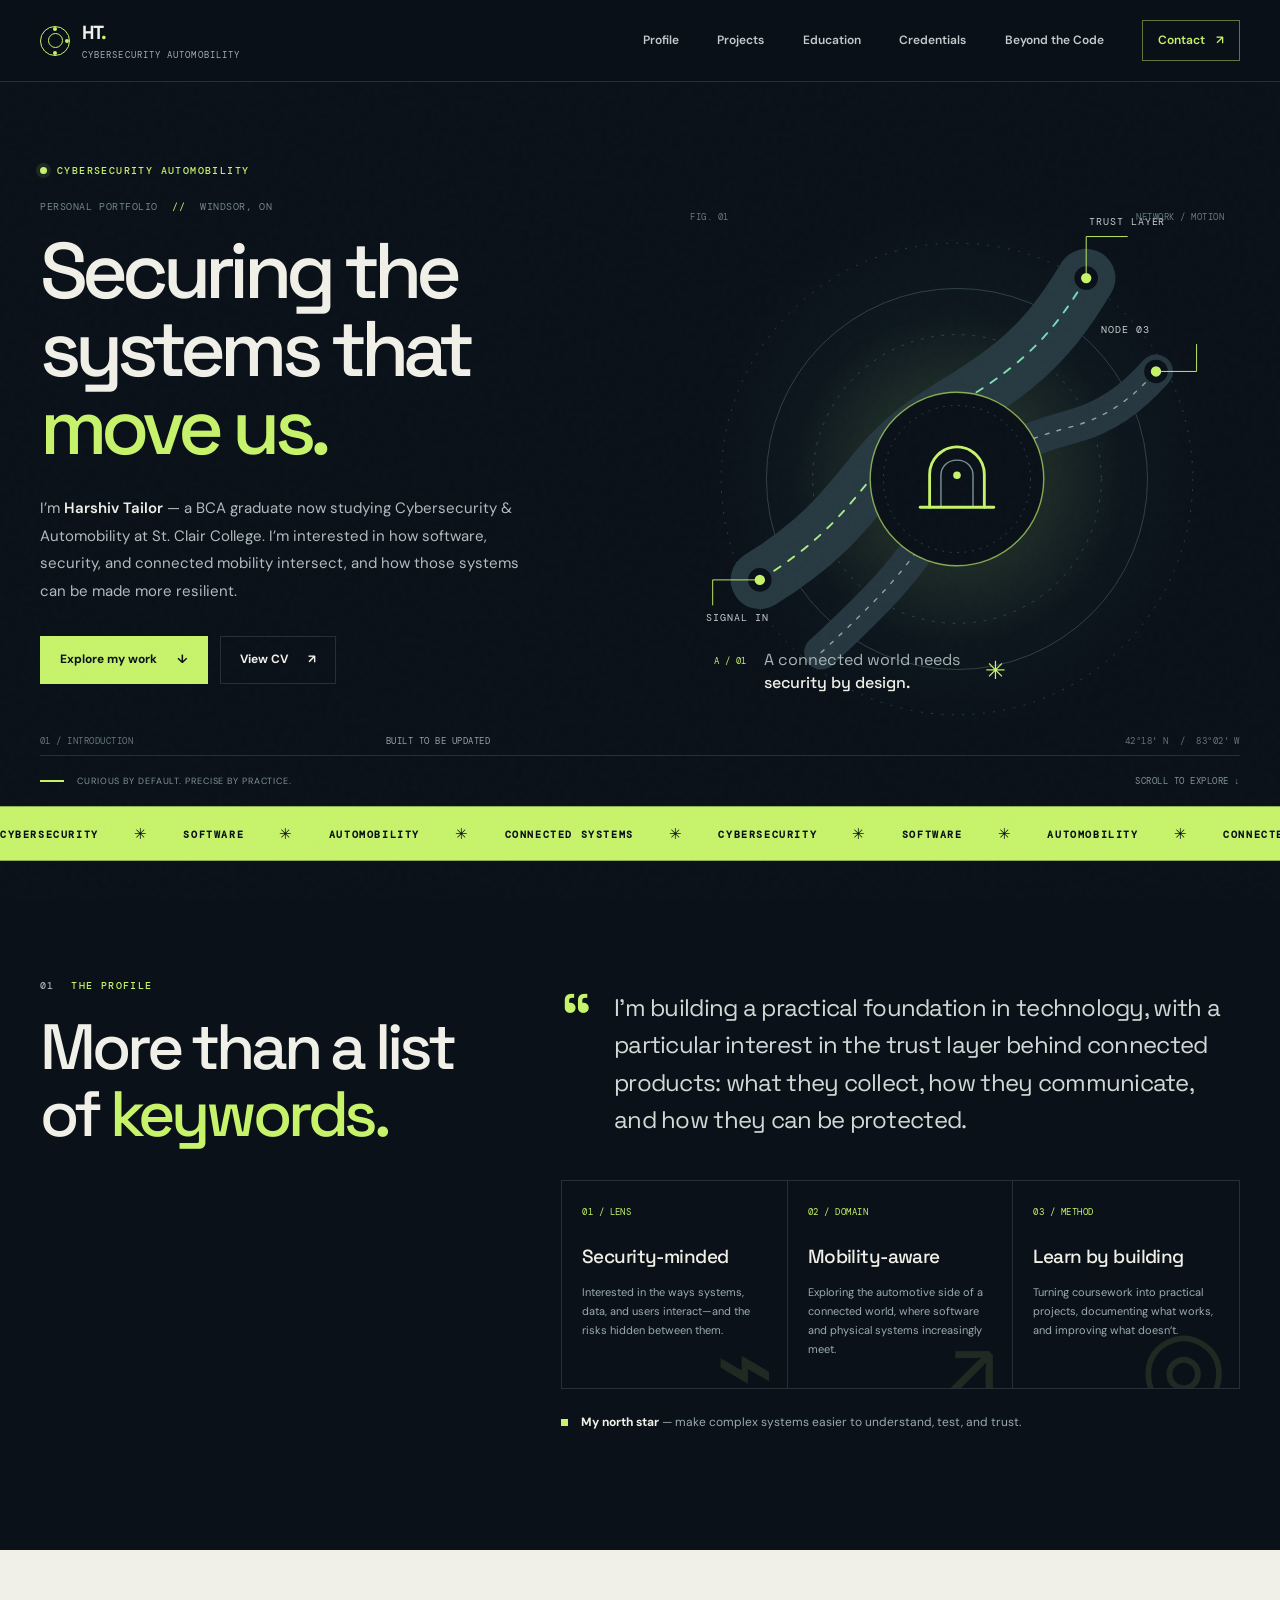
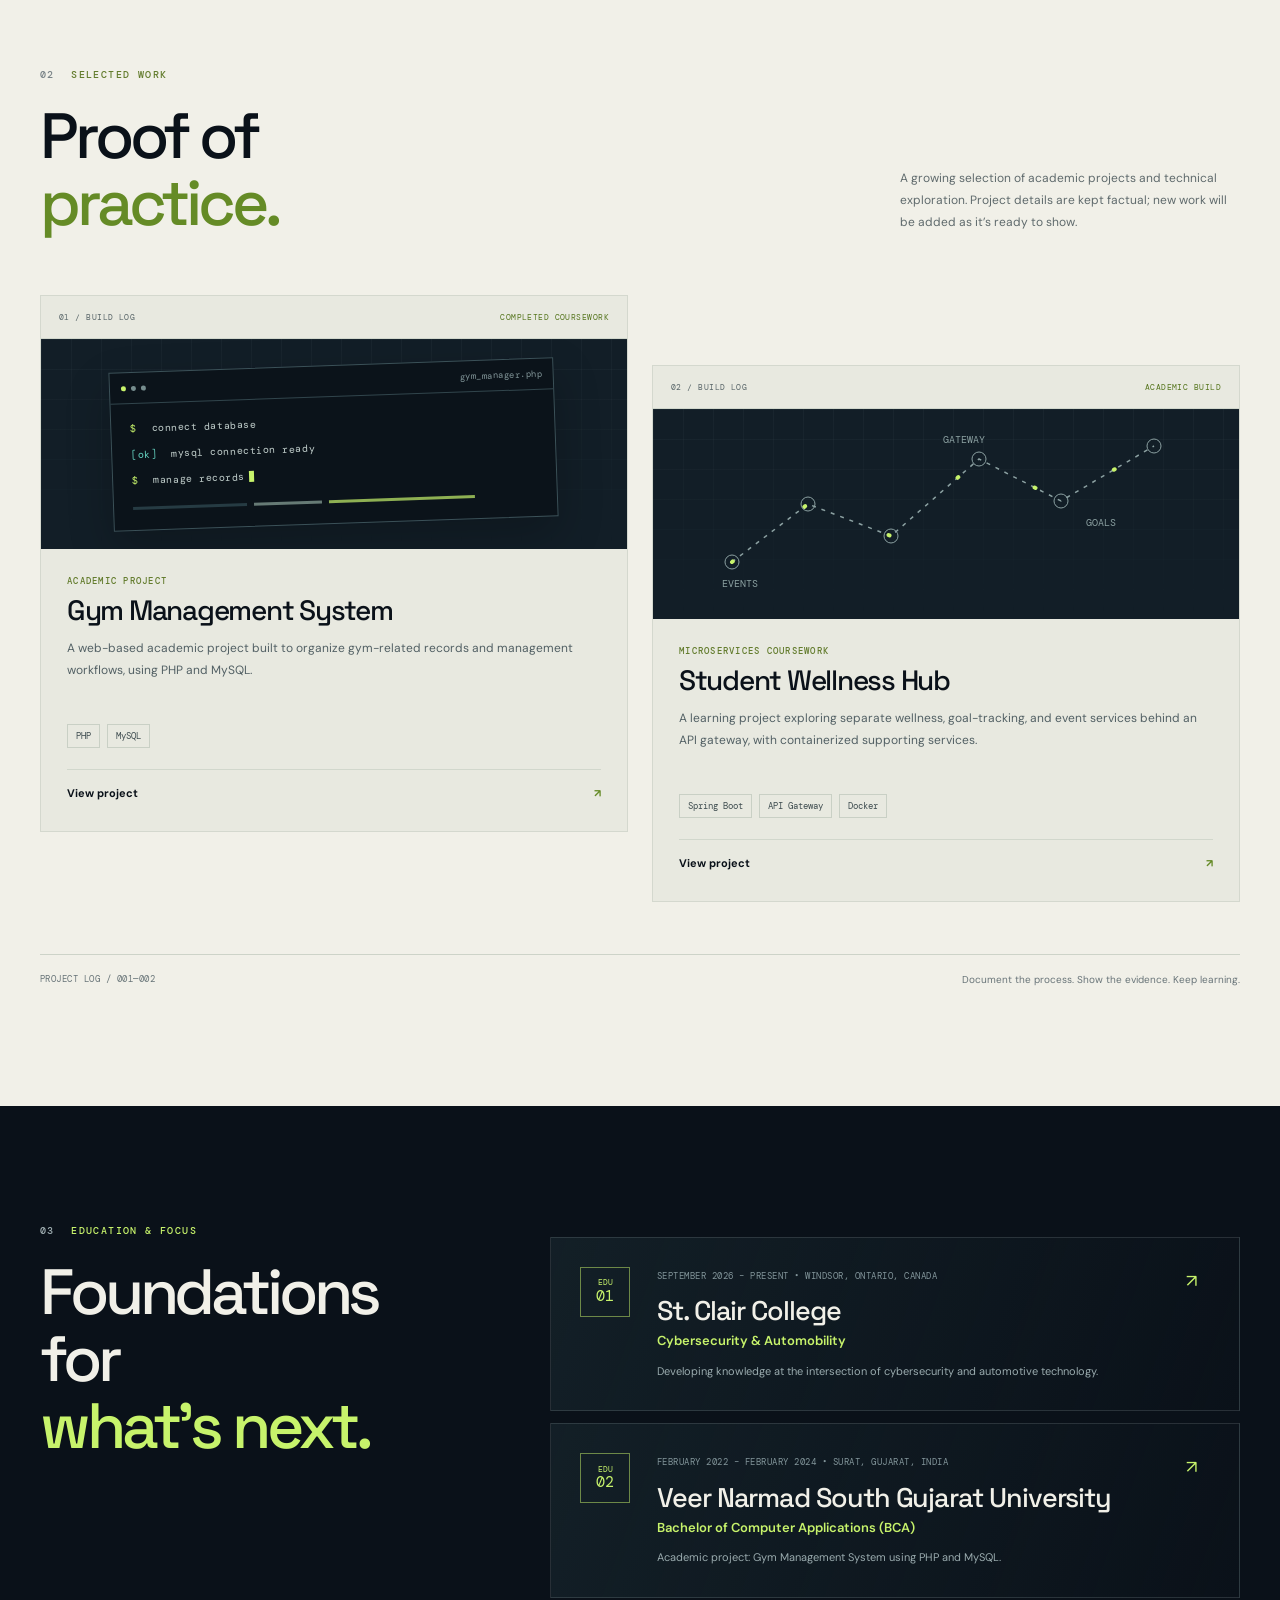
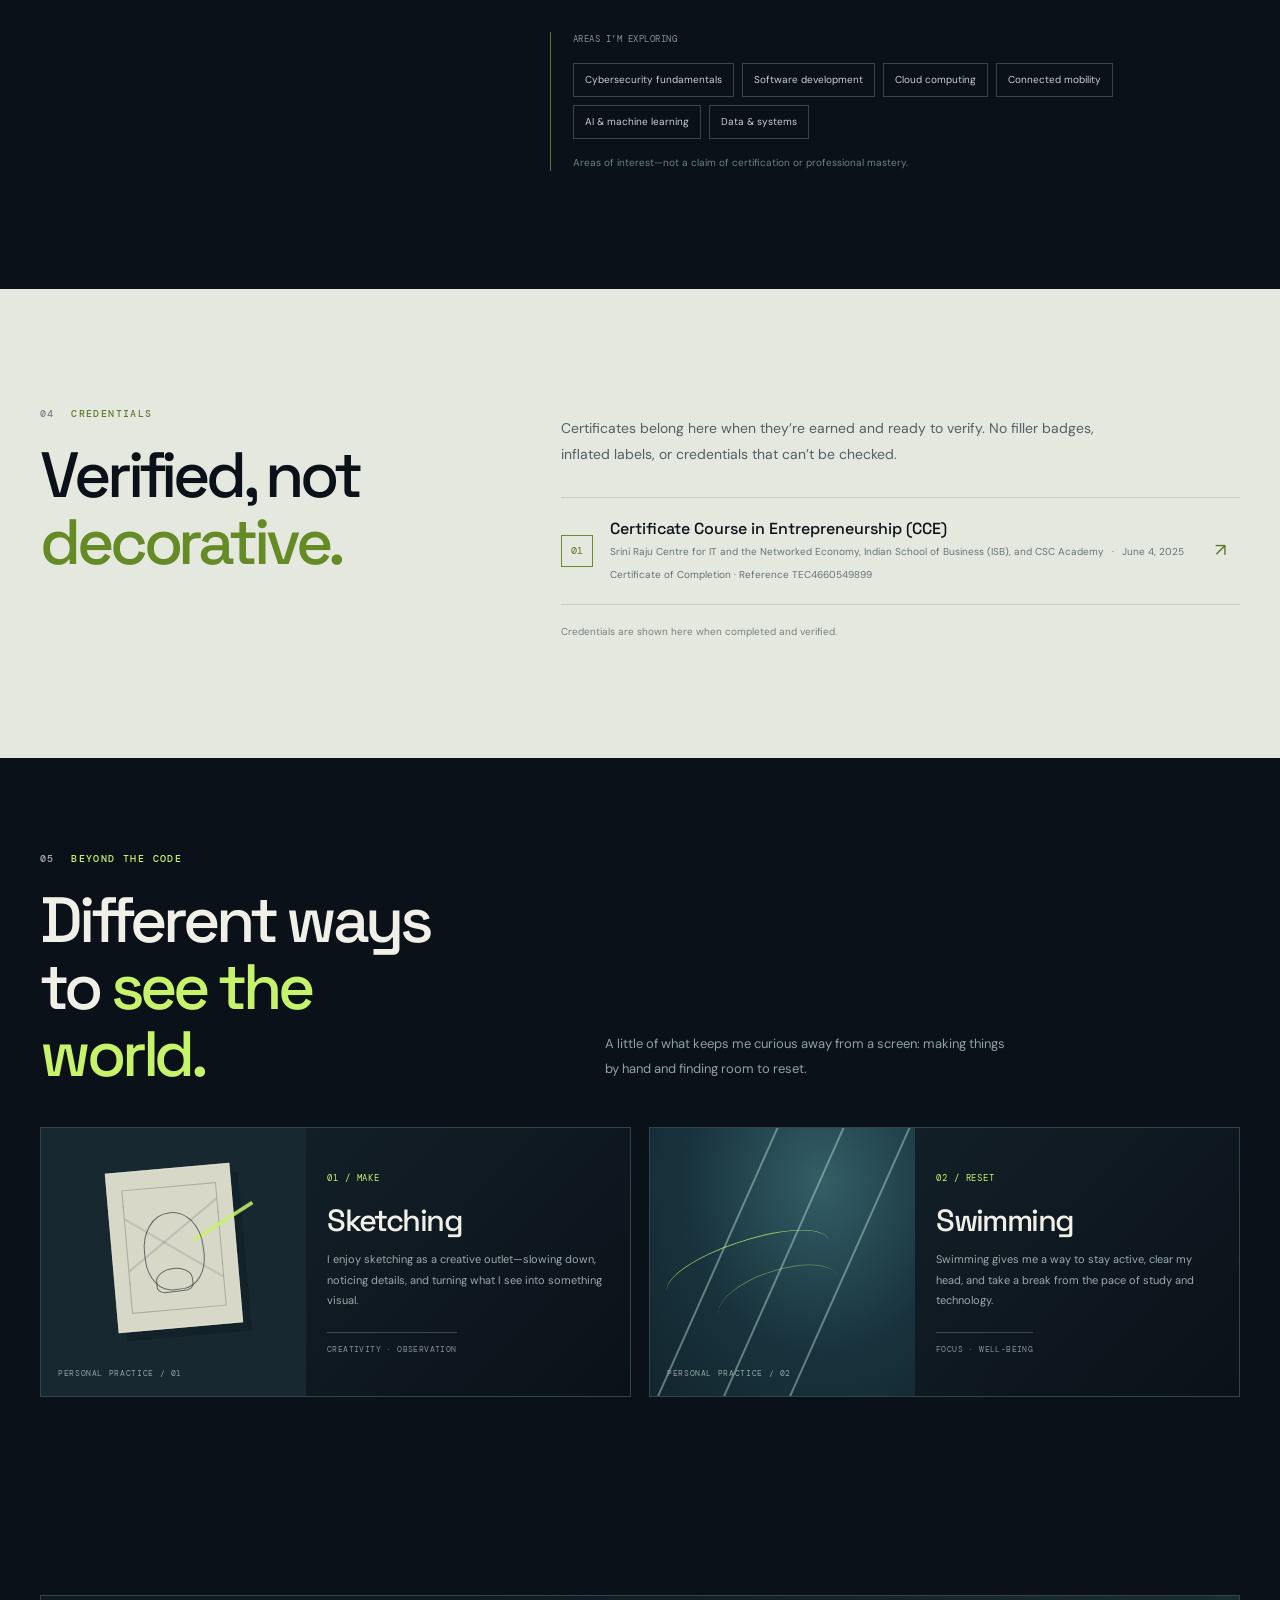
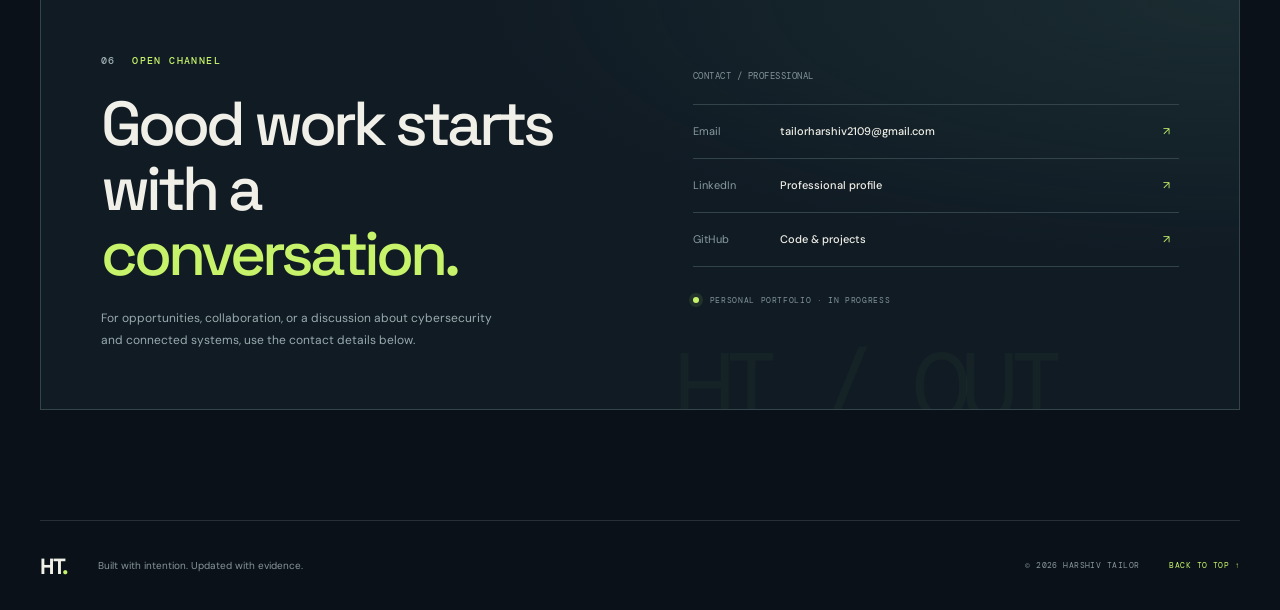
<file: index.html>
<!doctype html>
<html lang="en">
<head>
  <meta charset="utf-8">
  <meta name="viewport" content="width=device-width, initial-scale=1">
  <meta name="theme-color" content="#0a1119">
  <meta name="description" content="Harshiv Tailor — cybersecurity and automobility student interested in secure software, connected systems, and practical technology. Explore projects, education, credentials, and contact details.">
  <meta name="author" content="Harshiv Tailor">
  <meta name="robots" content="index, follow, max-image-preview:large">
  <meta property="og:type" content="website">
  <meta property="og:site_name" content="Harshiv Tailor | Cybersecurity Automobility">
  <meta property="og:title" content="Harshiv Tailor — Cybersecurity Automobility">
  <meta property="og:description" content="A professional portfolio exploring cybersecurity, software, and connected mobility.">
  <meta property="og:image" content="assets/social-card.png">
  <meta name="twitter:card" content="summary_large_image">
  <meta name="twitter:title" content="Harshiv Tailor — Cybersecurity Automobility">
  <meta name="twitter:description" content="A professional portfolio exploring cybersecurity, software, and connected mobility.">
  <meta name="twitter:image" content="assets/social-card.png">
  <title>Harshiv Tailor — Cybersecurity Automobility</title>
  <link rel="icon" type="image/svg+xml" href="assets/favicon.svg">
  <link rel="preconnect" href="https://fonts.googleapis.com">
  <link rel="preconnect" href="https://fonts.gstatic.com" crossorigin>
  <link href="https://fonts.googleapis.com/css2?family=DM+Mono:wght@400;500&family=DM+Sans:wght@400;500;600;700&family=Space+Grotesk:wght@400;500;600;700&display=swap" rel="stylesheet">
  <link rel="stylesheet" href="styles.css">
  <script type="application/ld+json">
  {
    "@context": "https://schema.org",
    "@type": "Person",
    "name": "Harshiv Tailor",
    "description": "Cybersecurity and automobility student interested in secure software and connected systems.",
    "affiliation": {
      "@type": "CollegeOrUniversity",
      "name": "St. Clair College"
    },
    "knowsAbout": ["Cybersecurity", "Automobility", "Software Development", "Connected Systems"]
  }
  </script>
</head>
<body>
  <a class="skip-link" href="#main">Skip to content</a>
  <div class="grain" aria-hidden="true"></div>
  <header class="site-header">
    <a class="brand" href="#top" aria-label="Harshiv Tailor home">
      <span class="brand-mark" aria-hidden="true"><span></span><span></span><span></span></span>
      <span class="brand-copy"><strong>HT<span class="brand-period">.</span></strong><small>CYBERSECURITY AUTOMOBILITY</small></span>
    </a>
    <button class="menu-toggle" id="menu-toggle" aria-expanded="false" aria-controls="site-nav" aria-label="Open navigation"><span></span><span></span></button>
    <nav class="site-nav" id="site-nav" aria-label="Main navigation">
      <a href="#profile">Profile</a>
      <a href="#work">Projects</a>
      <a href="#education">Education</a>
      <a href="#credentials">Credentials</a>
      <a href="#outside-work">Beyond the Code</a>
      <a class="nav-contact" href="#contact">Contact <span aria-hidden="true">↗</span></a>
    </nav>
  </header>

  <main id="main">
    <section class="hero section-wrap" id="top" aria-labelledby="hero-title">
      <div class="hero-copy">
        <p class="eyebrow"><span class="status-dot"></span> CYBERSECURITY AUTOMOBILITY</p>
        <p class="hero-index mono">PERSONAL PORTFOLIO <span>//</span> WINDSOR, ON</p>
        <h1 id="hero-title">Securing the<br>systems that<br><em>move us.</em></h1>
        <p class="hero-intro">I’m <strong>Harshiv Tailor</strong> — a BCA graduate now studying Cybersecurity &amp; Automobility at St. Clair College. I’m interested in how software, security, and connected mobility intersect, and how those systems can be made more resilient.</p>
        <div class="hero-actions">
          <a class="button button-primary" href="#work">Explore my work <span aria-hidden="true">↓</span></a>
          <a class="button button-quiet" href="cv.html">View CV <span aria-hidden="true">↗</span></a>
        </div>
        <div class="hero-footnote mono"><span>01 / INTRODUCTION</span><span>BUILT TO BE UPDATED</span></div>
      </div>
      <div class="hero-visual" aria-label="Original abstract illustration representing secure connected mobility" role="img">
        <div class="visual-topline mono"><span>FIG. 01</span><span>NETWORK / MOTION</span></div>
        <svg class="orbit-art" viewBox="0 0 600 600" fill="none" xmlns="http://www.w3.org/2000/svg" aria-hidden="true">
          <defs>
            <linearGradient id="road" x1="90" y1="510" x2="506" y2="90" gradientUnits="userSpaceOnUse"><stop stop-color="#c7f36b"/><stop offset="1" stop-color="#61d6cf"/></linearGradient>
            <radialGradient id="core" cx="0" cy="0" r="1" gradientUnits="userSpaceOnUse" gradientTransform="translate(300 300) rotate(90) scale(180)"><stop stop-color="#c7f36b" stop-opacity=".15"/><stop offset="1" stop-color="#c7f36b" stop-opacity="0"/></radialGradient>
          </defs>
          <circle cx="300" cy="300" r="250" stroke="#34434b" stroke-width="1" stroke-dasharray="2 9"/>
          <circle cx="300" cy="300" r="202" stroke="#34434b" stroke-width="1"/>
          <circle cx="300" cy="300" r="153" stroke="#34434b" stroke-width="1" stroke-dasharray="3 8"/>
          <circle cx="300" cy="300" r="198" fill="url(#core)"/>
          <path d="M91 407C162 363 185 328 219 287C263 234 306 224 361 179C395 151 416 122 437 87" stroke="#273941" stroke-width="62" stroke-linecap="round"/>
          <path d="M91 407C162 363 185 328 219 287C263 234 306 224 361 179C395 151 416 122 437 87" stroke="url(#road)" stroke-width="2" stroke-linecap="round" stroke-dasharray="8 10"/>
          <path d="M156 484C212 432 250 394 275 348C308 288 352 263 420 245C459 235 486 214 511 186" stroke="#263740" stroke-width="36" stroke-linecap="round"/>
          <path d="M156 484C212 432 250 394 275 348C308 288 352 263 420 245C459 235 486 214 511 186" stroke="#91a3a7" stroke-width="1.5" stroke-linecap="round" stroke-dasharray="4 9"/>
          <g transform="translate(300 300)">
            <circle r="92" fill="#0a1119" stroke="#c7f36b" stroke-opacity=".65" stroke-width="1.5"/>
            <circle r="78" stroke="#34434b" stroke-width="1" stroke-dasharray="2 6"/>
            <path d="M-29 30V-5C-29-21-16-34 0-34C16-34 29-21 29-5V30" stroke="#c7f36b" stroke-width="3" stroke-linecap="round"/>
            <path d="M-17 30V-4C-17-13-10-20 0-20C10-20 17-13 17-4V30" stroke="#7c9197" stroke-width="1.5" stroke-linecap="round"/>
            <path d="M-39 30H39" stroke="#c7f36b" stroke-width="3" stroke-linecap="round"/>
            <circle cx="0" cy="-4" r="4" fill="#c7f36b"/>
          </g>
          <g fill="#c7f36b" stroke="#0a1119" stroke-width="7"><circle cx="91" cy="407" r="9"/><circle cx="437" cy="87" r="9"/><circle cx="511" cy="186" r="9"/></g>
          <g stroke="#c7f36b" stroke-width="1"><path d="M91 407H41V434"/><path d="M437 87V43H481"/><path d="M511 186H554V157"/></g>
          <g fill="#c3ced0" font-family="DM Mono, monospace" font-size="11" letter-spacing="1"><text x="34" y="451">SIGNAL IN</text><text x="440" y="31">TRUST LAYER</text><text x="453" y="145">NODE 03</text></g>
        </svg>
        <div class="visual-caption"><span class="caption-number mono">A / 01</span><p>A connected world needs<br><strong>security by design.</strong></p><span class="caption-cross" aria-hidden="true">✳</span></div>
        <div class="visual-coordinates mono">42°18' N&nbsp; / &nbsp;83°02' W</div>
      </div>
      <div class="hero-bottomline"><span class="line-mark"></span><span>CURIOUS BY DEFAULT. PRECISE BY PRACTICE.</span><span class="mono">SCROLL TO EXPLORE ↓</span></div>
    </section>

    <section class="ticker" aria-label="Portfolio themes">
      <div class="ticker-track"><span>CYBERSECURITY</span><b>✳</b><span>SOFTWARE</span><b>✳</b><span>AUTOMOBILITY</span><b>✳</b><span>CONNECTED SYSTEMS</span><b>✳</b><span>CYBERSECURITY</span><b>✳</b><span>SOFTWARE</span><b>✳</b><span>AUTOMOBILITY</span><b>✳</b><span>CONNECTED SYSTEMS</span><b>✳</b></div>
    </section>

    <section class="section-wrap profile-section section-pad" id="profile">
      <div class="section-heading"><p class="eyebrow"><span class="section-count mono">01</span> THE PROFILE</p><h2>More than a list<br>of <em>keywords.</em></h2></div>
      <div class="profile-content">
        <div class="profile-lede"><span class="large-quote">“</span><p>I’m building a practical foundation in technology, with a particular interest in the trust layer behind connected products: what they collect, how they communicate, and how they can be protected.</p></div>
        <div class="profile-detail-grid">
          <article class="detail-card"><span class="detail-index mono">01 / LENS</span><h3>Security-minded</h3><p>Interested in the ways systems, data, and users interact—and the risks hidden between them.</p><span class="detail-symbol" aria-hidden="true">⌁</span></article>
          <article class="detail-card"><span class="detail-index mono">02 / DOMAIN</span><h3>Mobility-aware</h3><p>Exploring the automotive side of a connected world, where software and physical systems increasingly meet.</p><span class="detail-symbol" aria-hidden="true">↗</span></article>
          <article class="detail-card"><span class="detail-index mono">03 / METHOD</span><h3>Learn by building</h3><p>Turning coursework into practical projects, documenting what works, and improving what doesn’t.</p><span class="detail-symbol" aria-hidden="true">◎</span></article>
        </div>
        <div class="profile-note"><span class="note-marker"></span><p><strong>My north star</strong> — make complex systems easier to understand, test, and trust.</p></div>
      </div>
    </section>

    <section class="work-section section-pad" id="work">
      <div class="section-wrap">
        <div class="work-header"><div class="section-heading"><p class="eyebrow"><span class="section-count mono">02</span> SELECTED WORK</p><h2>Proof of <em>practice.</em></h2></div><p class="section-sidecopy">A growing selection of academic projects and technical exploration. Project details are kept factual; new work will be added as it’s ready to show.</p></div>
        <div class="project-grid" id="project-grid" aria-live="polite"></div>
        <div class="work-bottom"><span class="mono">PROJECT LOG / 001—002</span><span>Document the process. Show the evidence. Keep learning.</span></div>
      </div>
    </section>

    <section class="section-wrap education-section section-pad" id="education">
      <div class="section-heading"><p class="eyebrow"><span class="section-count mono">03</span> EDUCATION & FOCUS</p><h2>Foundations for<br><em>what’s next.</em></h2></div>
      <div class="education-content">
        <div class="education-list" id="education-list" aria-live="polite"></div>
        <div class="focus-rail"><p class="mono rail-label">AREAS I’M EXPLORING</p><div class="focus-tags"><span>Cybersecurity fundamentals</span><span>Software development</span><span>Cloud computing</span><span>Connected mobility</span><span>AI & machine learning</span><span>Data & systems</span></div><p class="focus-footnote">Areas of interest—not a claim of certification or professional mastery.</p></div>
      </div>
    </section>

    <section class="credentials-section section-pad" id="credentials">
      <div class="section-wrap credentials-layout">
        <div class="section-heading"><p class="eyebrow"><span class="section-count mono">04</span> CREDENTIALS</p><h2>Verified, not<br><em>decorative.</em></h2></div>
        <div class="credentials-content"><p class="credentials-intro">Certificates belong here when they’re earned and ready to verify. No filler badges, inflated labels, or credentials that can’t be checked.</p><div class="credential-shelf" id="credential-shelf" aria-live="polite"></div><p class="credential-instruction">Credentials are shown here when completed and verified.</p></div>
      </div>
    </section>

    <section class="section-wrap hobbies-section section-pad" id="outside-work">
      <div class="hobbies-heading">
        <div class="section-heading"><p class="eyebrow"><span class="section-count mono">05</span> BEYOND THE CODE</p><h2>Different ways<br>to <em>see the world.</em></h2></div>
        <p class="hobbies-intro">A little of what keeps me curious away from a screen: making things by hand and finding room to reset.</p>
      </div>
      <div class="hobby-grid">
        <article class="hobby-card sketch-card">
          <div class="hobby-art sketch-art" aria-hidden="true"><span class="sketch-frame"></span><span class="sketch-line sketch-line-one"></span><span class="sketch-line sketch-line-two"></span><span class="sketch-pencil">／</span><span class="art-index mono">PERSONAL PRACTICE / 01</span></div>
          <div class="hobby-copy"><span class="hobby-number mono">01 / MAKE</span><h3>Sketching</h3><p>I enjoy sketching as a creative outlet—slowing down, noticing details, and turning what I see into something visual.</p><span class="hobby-tag">CREATIVITY · OBSERVATION</span></div>
        </article>
        <article class="hobby-card swim-card">
          <div class="hobby-art swim-art" aria-hidden="true"><span class="pool-lane lane-one"></span><span class="pool-lane lane-two"></span><span class="pool-lane lane-three"></span><span class="pool-ripple ripple-one"></span><span class="pool-ripple ripple-two"></span><span class="art-index mono">PERSONAL PRACTICE / 02</span></div>
          <div class="hobby-copy"><span class="hobby-number mono">02 / RESET</span><h3>Swimming</h3><p>Swimming gives me a way to stay active, clear my head, and take a break from the pace of study and technology.</p><span class="hobby-tag">FOCUS · WELL-BEING</span></div>
        </article>
      </div>
    </section>

    <section class="contact-section section-pad" id="contact">
      <div class="section-wrap contact-panel">
        <div class="contact-left"><p class="eyebrow"><span class="section-count mono">06</span> OPEN CHANNEL</p><h2>Good work starts<br>with a <em>conversation.</em></h2><p>For opportunities, collaboration, or a discussion about cybersecurity and connected systems, use the contact details below.</p></div>
        <div class="contact-right"><p class="mono contact-label">CONTACT / PROFESSIONAL</p><div id="contact-links" class="contact-links"></div><p class="contact-hint" id="contact-hint">Professional contact details will appear here when they are ready to share.</p><div class="contact-foot"><span class="status-dot"></span><span>PERSONAL PORTFOLIO · IN PROGRESS</span></div></div>
        <div class="contact-decoration mono" aria-hidden="true">HT / OUT</div>
      </div>
    </section>
  </main>

  <footer class="site-footer section-wrap"><a class="footer-brand" href="#top">HT<span>.</span></a><p>Built with intention. Updated with evidence.</p><span class="mono footer-year">© <span id="year">2026</span> HARSHIV TAILOR</span><a class="back-top mono" href="#top">BACK TO TOP ↑</a></footer>

  <script src="site-config.js"></script>
  <script src="app.js"></script>
</body>
</html>
</file>
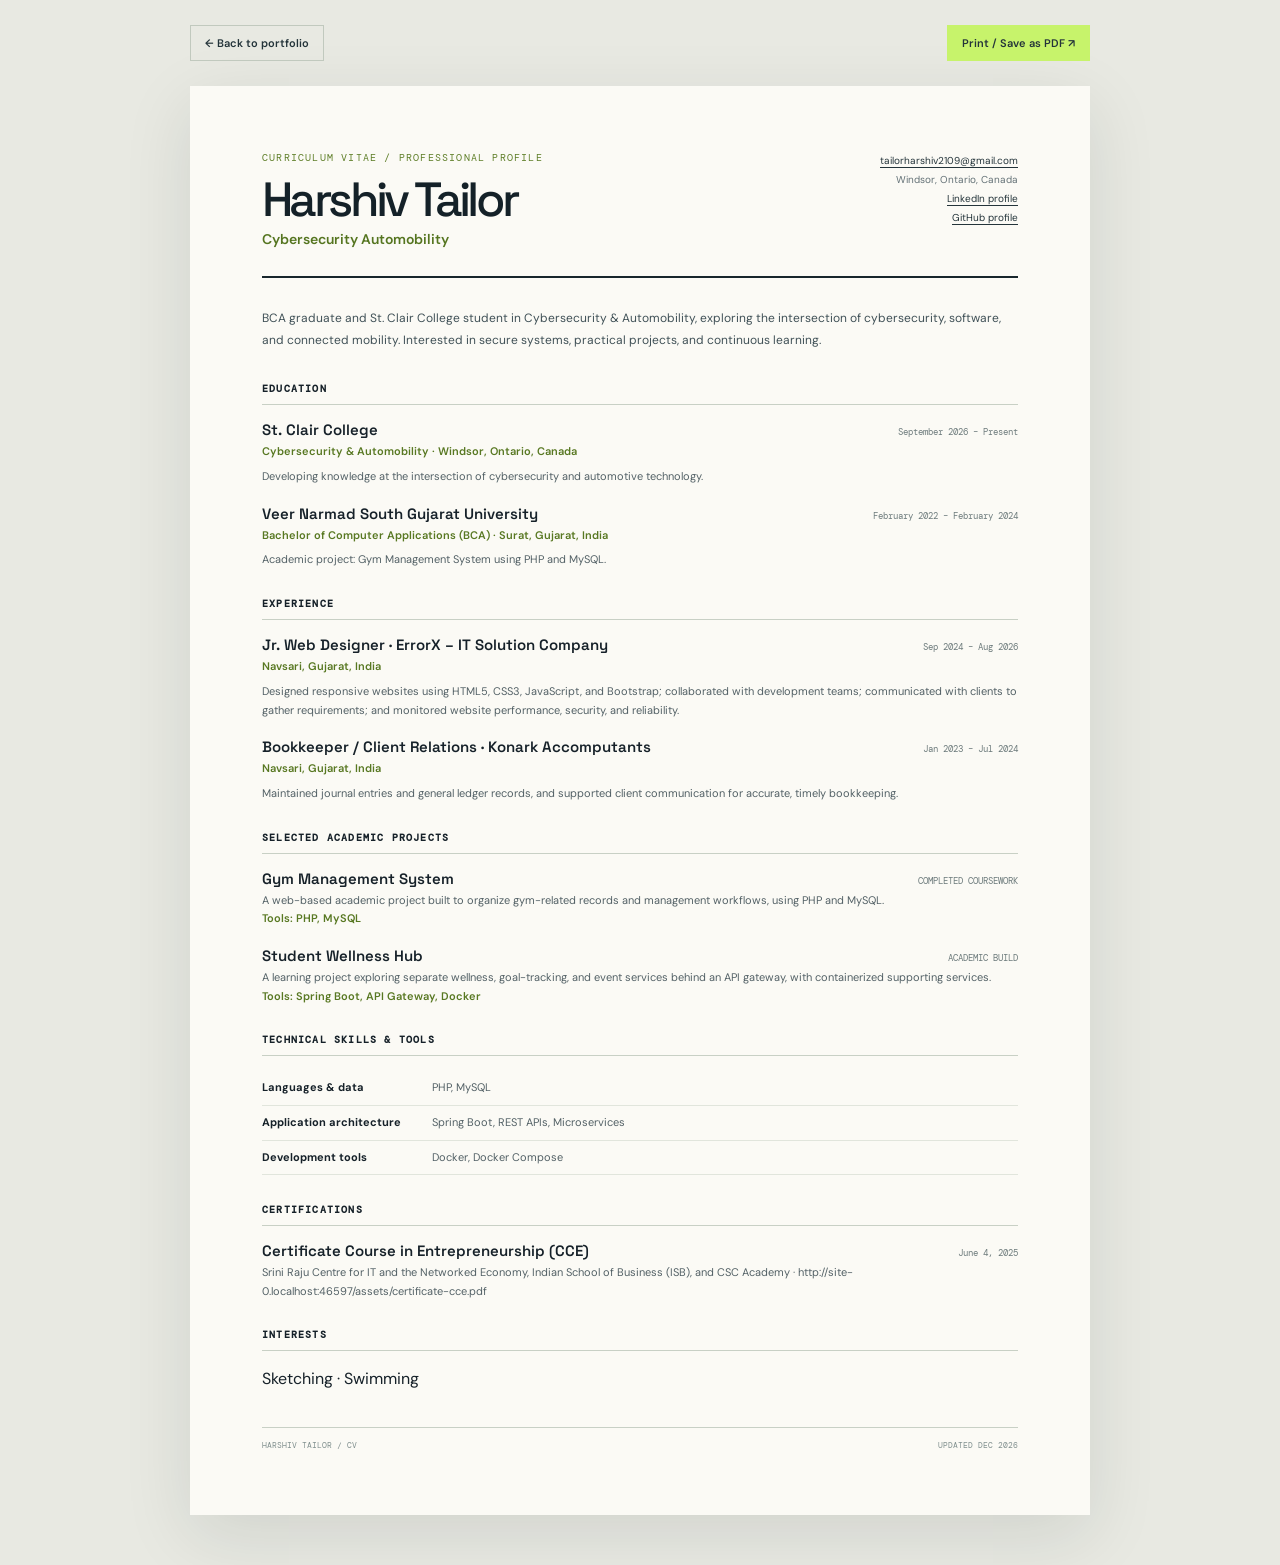
<file: cv.html>
<!doctype html>
<html lang="en">
<head>
  <meta charset="utf-8">
  <meta name="viewport" content="width=device-width, initial-scale=1">
  <meta name="theme-color" content="#e8e9e2">
  <meta name="description" content="Printable CV for Harshiv Tailor, a cybersecurity and automobility student. Review education, selected academic projects, and technical areas of focus.">
  <meta name="robots" content="index, follow">
  <title>CV — Harshiv Tailor</title>
  <link rel="icon" type="image/svg+xml" href="assets/favicon.svg">
  <link href="https://fonts.googleapis.com/css2?family=DM+Mono:wght@400;500&family=DM+Sans:wght@400;500;600;700&family=Space+Grotesk:wght@400;500;600;700&display=swap" rel="stylesheet">
  <link rel="stylesheet" href="styles.css">
  <script type="application/ld+json">
  {"@context":"https://schema.org","@type":"Person","name":"Harshiv Tailor","description":"Cybersecurity and automobility student."}
  </script>
</head>
<body class="cv-page">
  <div class="cv-toolbar"><a href="index.html">← Back to portfolio</a><button type="button" onclick="window.print()">Print / Save as PDF ↗</button></div>
  <main class="cv-sheet" id="cv-sheet">
    <header class="cv-head"><div><p class="cv-kicker">CURRICULUM VITAE / PROFESSIONAL PROFILE</p><h1 id="cv-name">Harshiv Tailor</h1><h2 id="cv-headline">Cybersecurity Automobility</h2></div><div class="cv-contact" id="cv-contact"></div></header>
    <p class="cv-summary" id="cv-summary"></p>
    <section class="cv-section" id="cv-education-section"><h3>Education</h3><div id="cv-education"></div></section>
    <section class="cv-section"><h3>Experience</h3><article class="cv-entry"><div class="cv-entry-head"><h4>Jr. Web Designer · ErrorX – IT Solution Company</h4><span class="cv-period">Sep 2024 – Aug 2026</span></div><p class="cv-subtitle">Navsari, Gujarat, India</p><p>Designed responsive websites using HTML5, CSS3, JavaScript, and Bootstrap; collaborated with development teams; communicated with clients to gather requirements; and monitored website performance, security, and reliability.</p></article><article class="cv-entry"><div class="cv-entry-head"><h4>Bookkeeper / Client Relations · Konark Accomputants</h4><span class="cv-period">Jan 2023 – Jul 2024</span></div><p class="cv-subtitle">Navsari, Gujarat, India</p><p>Maintained journal entries and general ledger records, and supported client communication for accurate, timely bookkeeping.</p></article></section>
    <section class="cv-section" id="cv-projects-section"><h3>Selected Academic Projects</h3><div id="cv-projects"></div></section>
    <section class="cv-section" id="cv-skills-section"><h3>Technical Skills & Tools</h3><div id="cv-skills"></div></section>
    <section class="cv-section" id="cv-certifications-section"><h3>Certifications</h3><div id="cv-certifications"></div></section>
    <section class="cv-section"><h3>Interests</h3><p>Sketching · Swimming</p></section>
    <footer class="cv-footer"><span>HARSHIV TAILOR / CV</span><span>UPDATED <span id="cv-date"></span></span></footer>
  </main>
  <script src="site-config.js"></script>
  <script>
    (function () {
      const c = window.PORTFOLIO_CONFIG || {};
      const $ = s => document.querySelector(s);
      const e = v => String(v ?? "").replace(/[&<>"']/g, x => ({"&":"&amp;","<":"&lt;",">":"&gt;",'"':"&quot;","'":"&#39;"}[x]));
      const safe = v => { try { const u = new URL(v, window.location.href); return ["https:","http:"].includes(u.protocol) ? u.href : ""; } catch (_) { return ""; } };
      document.title = `CV — ${c.name || "Professional Profile"}`;
      $("#cv-name").textContent = c.name || "Your Name";
      $("#cv-headline").textContent = c.headline || "Professional Profile";
      $("#cv-summary").textContent = c.summary || "Add a concise professional summary to site-config.js.";
      const contacts = [];
      if (c.email && /^[^\s@]+@[^\s@]+\.[^\s@]+$/.test(c.email)) contacts.push(`<div><a href="mailto:${e(c.email)}">${e(c.email)}</a></div>`);
      if (c.location) contacts.push(`<div>${e(c.location)}</div>`);
      if (safe(c.linkedin)) contacts.push(`<div><a href="${e(safe(c.linkedin))}">LinkedIn profile</a></div>`);
      if (safe(c.github)) contacts.push(`<div><a href="${e(safe(c.github))}">GitHub profile</a></div>`);
      $("#cv-contact").innerHTML = contacts.join("");
      const education = Array.isArray(c.education) ? c.education : [];
      $("#cv-education").innerHTML = education.map(item => `<article class="cv-entry"><div class="cv-entry-head"><h4>${e(item.institution || "Institution")}</h4><span class="cv-period">${e(item.period || "")}</span></div><p class="cv-subtitle">${e(item.program || "")}${item.location ? ` · ${e(item.location)}` : ""}</p>${item.detail ? `<p>${e(item.detail)}</p>` : ""}</article>`).join("") || `<p class="cv-note">Add education entries in site-config.js.</p>`;
      const projects = Array.isArray(c.projects) ? c.projects : [];
      $("#cv-projects").innerHTML = projects.map(item => `<article class="cv-entry"><div class="cv-entry-head"><h4>${e(item.title || "Project")}</h4><span class="cv-period">${e(item.status || item.type || "")}</span></div><p>${e(item.description || "")}</p>${item.stack?.length ? `<p class="cv-subtitle">Tools: ${e(item.stack.join(", "))}</p>` : ""}</article>`).join("") || `<p class="cv-note">Add selected projects in site-config.js.</p>`;
      const skills = Array.isArray(c.skills) ? c.skills : [];
      $("#cv-skills").innerHTML = skills.map(item => `<div class="cv-skill-row"><strong>${e(item.group || "Skills")}</strong><span>${e((item.items || []).join(", "))}</span></div>`).join("") || `<p class="cv-note">Add relevant skills in site-config.js.</p>`;
      const certs = Array.isArray(c.certifications) ? c.certifications.filter(item => item && item.name) : [];
      if (certs.length) $("#cv-certifications").innerHTML = certs.map(item => `<article class="cv-entry"><div class="cv-entry-head"><h4>${e(item.name)}</h4><span class="cv-period">${e(item.date || "")}</span></div><p>${e(item.issuer || "")}${item.url && safe(item.url) ? ` · ${e(safe(item.url))}` : ""}</p></article>`).join("");
      else { $("#cv-certifications-section").hidden = true; }
      $("#cv-date").textContent = new Date().toLocaleDateString("en-CA", { month: "short", year: "numeric" }).toUpperCase();
    })();
  </script>
</body>
</html>
</file>
<file: styles.css>
:root {
  --ink: #0a1119;
  --ink-2: #101b24;
  --ink-3: #172630;
  --paper: #f1f0e8;
  --paper-2: #e4e6dc;
  --muted: #a1b0b3;
  --muted-dark: #5e6c70;
  --signal: #c7f36b;
  --signal-2: #61d6cf;
  --line: rgba(204, 223, 220, .15);
  --line-light: rgba(10, 17, 25, .16);
  --display: "Space Grotesk", "Arial Narrow", sans-serif;
  --body: "DM Sans", Arial, sans-serif;
  --mono: "DM Mono", monospace;
  --wrap: min(1240px, calc(100% - 80px));
}
* { box-sizing: border-box; }
html { scroll-behavior: smooth; scroll-padding-top: 94px; }
body { margin: 0; background: var(--ink); color: var(--paper); font-family: var(--body); font-size: 16px; line-height: 1.6; -webkit-font-smoothing: antialiased; }
::selection { background: var(--signal); color: var(--ink); }
a { color: inherit; text-decoration: none; }
button, a { -webkit-tap-highlight-color: transparent; }
a:focus-visible, button:focus-visible { outline: 2px solid var(--signal); outline-offset: 5px; }
img, svg { max-width: 100%; }
.mono { font-family: var(--mono); letter-spacing: .055em; }
.section-wrap { width: var(--wrap); margin-inline: auto; }
.section-pad { padding-block: 118px; }
.grain { position: fixed; inset: 0; z-index: 10; pointer-events: none; opacity: .055; background-image: url("data:image/svg+xml,%3Csvg viewBox='0 0 180 180' xmlns='http://www.w3.org/2000/svg'%3E%3Cfilter id='n'%3E%3CfeTurbulence type='fractalNoise' baseFrequency='.82' numOctaves='3' stitchTiles='stitch'/%3E%3C/filter%3E%3Crect width='100%25' height='100%25' filter='url(%23n)' opacity='.32'/%3E%3C/svg%3E"); }
.skip-link { position: absolute; top: -60px; left: 16px; padding: 10px 14px; background: var(--signal); color: var(--ink); z-index: 50; }
.skip-link:focus { top: 16px; }
.site-header { position: sticky; top: 0; z-index: 20; height: 82px; padding: 0 max(40px, calc((100% - 1240px) / 2)); display: flex; align-items: center; justify-content: space-between; background: rgba(10,17,25,.9); border-bottom: 1px solid var(--line); backdrop-filter: blur(18px); }
.brand { display: flex; align-items: center; gap: 12px; }
.brand-mark { width: 30px; height: 30px; border: 1px solid var(--signal); border-radius: 50%; display: grid; place-items: center; position: relative; }
.brand-mark::before { content: ""; width: 13px; height: 13px; border: 1px solid var(--signal); border-radius: 50%; position: absolute; }
.brand-mark span { position: absolute; width: 4px; height: 4px; background: var(--signal); border-radius: 50%; }
.brand-mark span:nth-child(1) { transform: translateY(-12px); }
.brand-mark span:nth-child(2) { transform: translateX(12px); }
.brand-mark span:nth-child(3) { transform: translateY(12px); }
.brand-copy { display: flex; flex-direction: column; line-height: 1.15; }
.brand-copy strong { font: 700 19px var(--display); letter-spacing: -.05em; }
.brand-period, .footer-brand span { color: var(--signal); }
.brand-copy small { margin-top: 4px; font: 9px var(--mono); color: var(--muted); letter-spacing: .12em; }
.site-nav { display: flex; align-items: center; gap: clamp(20px, 3vw, 42px); font-size: 12px; font-weight: 600; color: #c1cccd; }
.site-nav > a { transition: color .2s ease; }
.site-nav > a:hover { color: var(--signal); }
.site-nav .nav-contact { color: var(--signal); border: 1px solid rgba(199,243,107,.45); padding: 10px 15px; }
.nav-contact span { padding-left: 8px; }
.menu-toggle { display: none; }
.hero { min-height: 720px; padding-top: 82px; display: grid; grid-template-columns: 1.02fr .98fr; column-gap: 45px; align-items: center; position: relative; }
.hero-copy { padding: 0 0 58px; position: relative; z-index: 1; }
.eyebrow { color: var(--signal); font: 500 10px var(--mono); letter-spacing: .14em; text-transform: uppercase; display: flex; align-items: center; gap: 10px; margin: 0 0 22px; }
.eyebrow i { color: var(--muted); font-style: normal; }
.status-dot { width: 7px; height: 7px; display: inline-block; flex: 0 0 auto; border-radius: 50%; background: var(--signal); box-shadow: 0 0 0 4px rgba(199,243,107,.1); }
.hero-index { color: #72858b; font-size: 10px; margin: 0 0 18px; }
.hero-index span { color: var(--signal); padding-inline: 8px; }
h1, h2, h3, p { margin-top: 0; }
h1, h2, h3 { font-family: var(--display); font-weight: 500; }
h1 { font-size: clamp(54px, 6.15vw, 86px); line-height: .99; letter-spacing: -.075em; margin-bottom: 28px; }
h1 em, h2 em { font-style: normal; color: var(--signal); }
.hero-intro { max-width: 490px; color: #b0bdbe; font-size: 15px; line-height: 1.85; margin-bottom: 30px; }
.hero-intro strong { color: var(--paper); font-weight: 600; }
.hero-actions { display: flex; gap: 12px; flex-wrap: wrap; }
.button { min-height: 48px; display: inline-flex; align-items: center; gap: 20px; padding: 0 19px; font-size: 12px; font-weight: 700; border: 1px solid transparent; transition: transform .2s ease, background .2s ease, border-color .2s ease; }
.button:hover { transform: translateY(-2px); }
.button-primary { background: var(--signal); color: var(--ink); }
.button-primary:hover { background: #d7ff86; }
.button-quiet { border-color: var(--line); color: var(--paper); }
.button-quiet:hover { border-color: var(--signal); }
.hero-footnote { display: flex; justify-content: space-between; max-width: 450px; color: #63767c; font-size: 9px; margin-top: 50px; }
.hero-footnote span:last-child { color: #91a3a7; }
.hero-visual { position: relative; width: 100%; max-width: 590px; justify-self: end; margin-top: -12px; overflow: hidden; background: radial-gradient(ellipse at 50% 48%, rgba(37,66,67,.32), rgba(10,17,25,0) 63%); }
.visual-topline { position: absolute; top: 14px; left: 16px; right: 16px; display: flex; justify-content: space-between; color: #65797f; font-size: 9px; z-index: 2; }
.orbit-art { width: 100%; display: block; animation: orbit-fade 1.2s ease both; }
.visual-caption { display: flex; align-items: center; gap: 17px; position: absolute; left: 7%; bottom: 12%; }
.caption-number { color: var(--signal); font-size: 9px; align-self: flex-start; padding-top: 6px; }
.visual-caption p { font: 400 16px/1.45 var(--display); margin: 0; color: #a5b6b7; }
.visual-caption strong { color: var(--paper); font-weight: 500; }
.caption-cross { color: var(--signal); font-size: 25px; margin-left: 8px; }
.visual-coordinates { position: absolute; right: 0; bottom: 14px; color: #61737a; font-size: 9px; }
.hero-bottomline { position: absolute; bottom: 0; left: 0; right: 0; display: flex; align-items: center; gap: 13px; padding: 18px 0; color: #819296; font-size: 9px; letter-spacing: .1em; border-top: 1px solid var(--line); }
.hero-bottomline .mono { margin-left: auto; font-size: 9px; }
.line-mark { width: 24px; height: 2px; background: var(--signal); }
.ticker { background: var(--signal); color: var(--ink); overflow: hidden; padding: 17px 0 16px; border-block: 1px solid rgba(10,17,25,.3); }
.ticker-track { display: flex; align-items: center; justify-content: space-around; gap: 35px; width: max-content; min-width: 100%; animation: ticker-move 35s linear infinite; font: 700 10px var(--mono); letter-spacing: .16em; white-space: nowrap; }
.ticker-track b { font-size: 15px; font-weight: 400; }
.section-heading { max-width: 440px; }
.section-count { color: var(--muted); margin-right: 8px; }
.section-heading h2 { font-size: clamp(42px, 5vw, 64px); line-height: 1.05; letter-spacing: -.065em; margin: 0; }
.profile-section { display: grid; grid-template-columns: .77fr 1.23fr; gap: 8%; }
.profile-content { padding-top: 10px; }
.profile-lede { display: grid; grid-template-columns: 43px 1fr; gap: 10px; margin-bottom: 42px; }
.large-quote { color: var(--signal); font: 500 67px/.9 var(--display); }
.profile-lede p { max-width: 700px; color: #d1d9d5; font: 400 clamp(18px, 2.1vw, 24px)/1.55 var(--display); letter-spacing: -.03em; margin: 0; }
.profile-detail-grid { display: grid; grid-template-columns: repeat(3, 1fr); border: 1px solid var(--line); }
.detail-card { position: relative; padding: 24px 20px 28px; min-height: 205px; border-right: 1px solid var(--line); overflow: hidden; }
.detail-card:last-child { border-right: 0; }
.detail-index { display: block; color: var(--signal); font-size: 9px; margin-bottom: 23px; }
.detail-card h3 { font-size: 19px; letter-spacing: -.03em; margin-bottom: 10px; }
.detail-card p { font-size: 11px; line-height: 1.75; color: #9bacb0; max-width: 190px; margin-bottom: 0; }
.detail-symbol { position: absolute; bottom: -18px; right: 12px; color: rgba(199,243,107,.11); font: 100px/.8 var(--display); }
.profile-note { margin-top: 24px; display: flex; align-items: center; gap: 13px; color: #99aaad; font-size: 12px; }
.profile-note p { margin: 0; }
.profile-note strong { color: var(--paper); }
.note-marker { width: 7px; height: 7px; background: var(--signal); flex: 0 0 auto; }
.work-section { background: var(--paper); color: var(--ink); }
.work-header { display: flex; align-items: end; justify-content: space-between; gap: 30px; margin-bottom: 58px; }
.work-section .eyebrow { color: #637c2d; }
.work-section .section-count { color: #788286; }
.work-section h2 em { color: #658b26; }
.section-sidecopy { max-width: 340px; color: #5f6a6c; font-size: 12px; line-height: 1.8; margin: 0 0 4px; }
.project-grid { display: grid; grid-template-columns: repeat(2, minmax(0, 1fr)); gap: 24px; align-items: start; }
.project-card { background: #e8e9e0; border: 1px solid #d4d8ce; }
.project-card-offset { margin-top: 70px; }
.project-card-top { min-height: 43px; display: flex; align-items: center; justify-content: space-between; gap: 12px; padding: 0 18px; border-bottom: 1px solid #d1d7cc; }
.project-number, .project-status { color: #586568; font-size: 8px; }
.project-status { color: #55751d; text-align: right; }
.project-card-art { height: 210px; background: #121e27; color: #879c9f; display: grid; place-items: center; overflow: hidden; position: relative; }
.project-card-art::before { content: ""; position: absolute; inset: 0; background-image: linear-gradient(rgba(150,180,180,.05) 1px, transparent 1px), linear-gradient(90deg, rgba(150,180,180,.05) 1px, transparent 1px); background-size: 30px 30px; mask-image: linear-gradient(to bottom, black, transparent); }
.project-card-art svg { position: relative; width: 100%; height: 100%; padding: 15px 20px; color: #8ba0a1; }
.terminal-window { width: 76%; border: 1px solid #3b5158; background: #0b131a; box-shadow: 0 18px 45px rgba(0,0,0,.22); position: relative; z-index: 1; transform: rotate(-2deg); }
.terminal-bar { height: 31px; border-bottom: 1px solid #31454c; display: flex; align-items: center; gap: 5px; padding: 0 11px; }
.terminal-bar i { width: 5px; height: 5px; background: #768d8e; border-radius: 50%; }
.terminal-bar i:first-child { background: var(--signal); }
.terminal-bar span { color: #829699; font-size: 9px; margin-left: auto; }
.terminal-body { padding: 17px 19px 20px; color: #c3d0cd; font-size: 10px; }
.terminal-body p { margin: 0 0 10px; }
.terminal-prompt { color: var(--signal); margin-right: 8px; }
.terminal-muted { color: #66d6c4; margin-right: 7px; }
.terminal-cursor { display: inline-block; width: 5px; height: 11px; background: var(--signal); vertical-align: -2px; margin-left: 4px; animation: blink 1.15s steps(2,end) infinite; }
.terminal-lines { display: flex; gap: 7px; margin-top: 18px; }
.terminal-lines b { display: block; height: 3px; width: 28%; background: #263b43; }
.terminal-lines b:nth-child(2) { width: 17%; background: #667a75; }
.terminal-lines b:nth-child(3) { width: 36%; background: #c7f36b; opacity: .7; }
.project-card-body { padding: 26px 26px 28px; }
.project-type { color: #75814f; font-size: 9px; margin-bottom: 8px; }
.project-card h3 { font-size: 28px; line-height: 1.1; letter-spacing: -.045em; margin-bottom: 12px; }
.project-description { color: #526064; font-size: 12px; line-height: 1.8; min-height: 66px; margin-bottom: 20px; }
.stack-list { display: flex; flex-wrap: wrap; gap: 7px; }
.stack-tag { border: 1px solid #c9d0c5; color: #3f4d50; padding: 5px 8px; font: 9px var(--mono); }
.project-link { display: flex; justify-content: space-between; gap: 12px; border-top: 1px solid #d1d7cc; padding-top: 15px; margin-top: 21px; font-size: 11px; font-weight: 700; }
.project-link span { color: #658b26; }
.project-link-muted { color: #7a8484; font-weight: 500; }
.project-link-muted span { color: #7a8484; }
.work-bottom { display: flex; justify-content: space-between; gap: 25px; border-top: 1px solid #cdd3c8; margin-top: 52px; padding-top: 17px; color: #687478; font-size: 10px; }
.work-bottom .mono { font-size: 9px; }
.education-section { display: grid; grid-template-columns: .75fr 1.25fr; gap: 8%; }
.education-content { padding-top: 13px; }
.education-card + .education-card { margin-top: 12px; }
.education-card { position: relative; display: grid; grid-template-columns: 58px 1fr 24px; gap: 19px; padding: 29px; border: 1px solid var(--line); background: linear-gradient(110deg, rgba(29,48,55,.45), rgba(10,17,25,0)); }
.edu-stamp { width: 50px; height: 50px; display: flex; flex-direction: column; align-items: center; justify-content: center; border: 1px solid rgba(199,243,107,.5); color: var(--signal); font-family: var(--mono); line-height: 1.15; }
.edu-stamp span { font-size: 8px; }
.edu-stamp strong { font-size: 15px; font-weight: 400; }
.edu-meta { color: #82959a; font-size: 9px; margin: 2px 0 12px; }
.edu-meta span { color: var(--signal); padding-inline: 7px; }
.edu-main h3 { font-size: 27px; line-height: 1.15; margin: 0 0 5px; letter-spacing: -.04em; }
.edu-program { color: var(--signal); font-size: 13px; font-weight: 600; margin-bottom: 10px; }
.edu-desc { color: #9aabae; font-size: 11px; line-height: 1.75; margin: 0; }
.edu-arrow { color: var(--signal); font-size: 18px; }
.focus-rail { margin-top: 34px; padding-left: 22px; border-left: 1px solid rgba(199,243,107,.45); }
.rail-label { color: #809397; font-size: 9px; margin-bottom: 17px; }
.focus-tags { display: flex; flex-wrap: wrap; gap: 8px; }
.focus-tags span { padding: 8px 11px; border: 1px solid #344650; color: #c6d1d1; font-size: 10px; }
.focus-footnote { color: #6f8185; font-size: 10px; margin: 16px 0 0; }
.credentials-section { background: #e5e8df; color: var(--ink); }
.credentials-layout { display: grid; grid-template-columns: .77fr 1.23fr; gap: 8%; }
.credentials-section .eyebrow { color: #617b2d; }
.credentials-section .section-count { color: #788286; }
.credentials-section .section-heading h2 em { color: #658b26; }
.credentials-content { padding-top: 9px; }
.credentials-intro { color: #526064; font-size: 14px; line-height: 1.85; max-width: 560px; }
.credential-shelf { border-top: 1px solid #c7cec3; margin-top: 29px; }
.credential-empty { display: flex; align-items: center; gap: 15px; padding: 22px 0; border-bottom: 1px solid #c7cec3; }
.empty-icon { width: 34px; height: 34px; display: grid; place-items: center; border: 1px solid #aab5a7; color: #698b2b; font-size: 18px; flex: 0 0 auto; }
.credential-empty strong { display: block; font: 600 15px var(--display); margin-bottom: 4px; }
.credential-empty p { margin: 0; color: #687477; font-size: 11px; line-height: 1.65; }
.empty-count { color: #7b8583; font-size: 8px; margin-left: auto; white-space: nowrap; }
.credential-item { padding: 18px 0; display: grid; grid-template-columns: 34px 1fr 25px; gap: 15px; align-items: center; border-bottom: 1px solid #c7cec3; }
.credential-seal { width: 32px; height: 32px; display: grid; place-items: center; border: 1px solid #698b2b; color: #577720; font: 10px var(--mono); }
.credential-item h3 { font-size: 16px; margin: 0 0 3px; }
.credential-item p, .credential-item small { color: #657275; font-size: 10px; margin: 0; }
.credential-item p span { padding-inline: 5px; }
.credential-item > a { color: #587820; font-size: 18px; }
.credential-no-link { color: #89918e; text-align: center; }
.credential-instruction { color: #76807f; font-size: 10px; line-height: 1.7; margin: 18px 0 0; }
code { font-family: var(--mono); font-size: .95em; }
/* Personal interests: a quieter, editorial counterpoint to the technical sections. */
.hobbies-section { padding-block: 94px 104px; }
.hobbies-heading { display: grid; grid-template-columns: .85fr 1.15fr; gap: 8%; align-items: end; margin-bottom: 38px; }
.hobbies-intro { max-width: 410px; color: #8fa0a3; font-size: 13px; line-height: 1.9; margin: 0 0 7px; }
.hobby-grid { display: grid; grid-template-columns: repeat(2, minmax(0, 1fr)); gap: 18px; }
.hobby-card { display: grid; grid-template-columns: .9fr 1.1fr; min-height: 270px; border: 1px solid #34444b; background: linear-gradient(135deg, rgba(26,43,50,.78), rgba(10,17,25,.7)); }
.hobby-art { position: relative; min-height: 260px; overflow: hidden; background: #172830; }
.art-index { position: absolute; left: 17px; bottom: 16px; color: #90a2a5; font-size: 8px; letter-spacing: .08em; }
.sketch-frame { position: absolute; width: 125px; height: 160px; left: 50%; top: 45%; transform: translate(-50%,-50%) rotate(-5deg); border: 1px solid rgba(224,230,214,.45); background: #d8d8c9; box-shadow: 8px 9px 0 rgba(0,0,0,.17); }
.sketch-frame:before { content: ''; position: absolute; inset: 17px 14px; border: 1px solid rgba(44,58,56,.28); background: linear-gradient(145deg, transparent 42%, rgba(42,54,51,.22) 43%, transparent 44%), linear-gradient(35deg, transparent 49%, rgba(42,54,51,.2) 50%, transparent 51%); }
.sketch-line { position: absolute; z-index: 1; width: 60px; height: 78px; left: calc(50% - 30px); top: calc(45% - 36px); border: 1px solid rgba(48,61,57,.72); border-radius: 48% 48% 42% 42%; transform: rotate(-7deg); }
.sketch-line-two { width: 37px; height: 24px; top: calc(45% + 20px); left: calc(50% - 18px); border-radius: 50% 50% 25% 25%; }
.sketch-pencil { position: absolute; right: 18%; top: 15%; color: var(--signal); font-size: 62px; transform: rotate(15deg); opacity: .85; }
.swim-art { background: radial-gradient(ellipse at 65% 20%, #345e66, #18333d 56%, #13252e); }
.pool-lane { position: absolute; top: -20%; height: 145%; width: 2px; background: rgba(197,237,226,.42); transform: rotate(24deg); }
.lane-one { left: 24%; }.lane-two { left: 49%; }.lane-three { left: 74%; }
.pool-ripple { position: absolute; width: 170px; height: 52px; border-top: 1px solid rgba(199,243,107,.75); border-radius: 50%; left: 5%; top: 42%; transform: rotate(-18deg); }
.ripple-two { top: 53%; left: 25%; width: 125px; opacity: .5; }
.hobby-copy { align-self: center; padding: 24px 21px; }
.hobby-number { color: var(--signal); font-size: 9px; letter-spacing: .1em; }
.hobby-copy h3 { color: var(--paper); font-size: clamp(25px, 2.4vw, 34px); letter-spacing: -.05em; line-height: 1.1; margin: 15px 0 12px; }
.hobby-copy p { color: #9aabad; font-size: 11px; line-height: 1.85; margin: 0 0 22px; }
.hobby-tag { display: inline-block; border-top: 1px solid #3a4b50; padding-top: 11px; color: #829397; font: 8px var(--mono); letter-spacing: .05em; }
.contact-section { padding: 94px 0 110px; }
.contact-panel { position: relative; display: grid; grid-template-columns: 1.03fr .97fr; gap: 7%; padding: 58px 60px; overflow: hidden; border: 1px solid #34444b; background: radial-gradient(ellipse at 100% 0%, rgba(59,99,91,.24), transparent 45%), #101b24; }
.contact-left { position: relative; z-index: 1; }
.contact-left .eyebrow { margin-bottom: 24px; }
.contact-left h2 { font-size: clamp(42px, 5vw, 62px); line-height: 1.05; letter-spacing: -.065em; margin-bottom: 21px; }
.contact-left > p:last-child { max-width: 410px; color: #9aabad; font-size: 12px; line-height: 1.85; margin: 0; }
.contact-right { position: relative; z-index: 1; padding-top: 15px; }
.contact-label { color: #819397; font-size: 9px; margin-bottom: 21px; }
.contact-links { border-top: 1px solid #33434a; }
.contact-link { display: grid; grid-template-columns: 77px 1fr 16px; gap: 10px; align-items: center; min-height: 54px; border-bottom: 1px solid #33434a; font-size: 11px; }
.contact-link > span:first-child { color: #899b9f; }
.contact-link strong { font-weight: 500; color: var(--paper); overflow-wrap: anywhere; }
.contact-link > span:last-child { color: var(--signal); }
.contact-link:hover strong { color: var(--signal); }
.contact-hint { color: #819397; font-size: 10px; line-height: 1.7; margin: 15px 0 0; }
.contact-foot { display: flex; align-items: center; gap: 11px; color: #819397; font: 8px var(--mono); letter-spacing: .08em; margin-top: 28px; }
.contact-foot .status-dot { width: 6px; height: 6px; }
.contact-decoration { position: absolute; bottom: -25px; left: 53%; font-size: 95px; line-height: 1; letter-spacing: -.1em; color: rgba(199,243,107,.035); user-select: none; }
.site-footer { display: grid; grid-template-columns: auto 1fr auto auto; align-items: center; gap: 30px; border-top: 1px solid var(--line); min-height: 90px; color: #879699; font-size: 10px; }
.footer-brand { font: 700 22px var(--display); letter-spacing: -.06em; color: var(--paper); }
.site-footer p { margin: 0; }
.footer-year, .back-top { font-size: 8px; white-space: nowrap; }
.back-top { color: var(--signal); }

/* Printable CV */
.cv-page { background: #e8e9e2; color: #162129; min-height: 100vh; }
.cv-toolbar { width: min(900px, calc(100% - 40px)); margin: 25px auto; display: flex; justify-content: space-between; align-items: center; gap: 16px; }
.cv-toolbar a, .cv-toolbar button { color: #24343a; background: transparent; border: 1px solid #c1c9be; padding: 10px 14px; font: 600 11px var(--body); cursor: pointer; }
.cv-toolbar button { background: #c7f36b; border-color: #c7f36b; }
.cv-sheet { width: min(900px, calc(100% - 40px)); margin: 0 auto 50px; background: #fbfaf5; padding: 65px 72px; box-shadow: 0 20px 65px rgba(20,35,37,.11); }
.cv-head { display: flex; justify-content: space-between; gap: 30px; border-bottom: 2px solid #18262c; padding-bottom: 28px; }
.cv-kicker { color: #5f7f29; font: 10px var(--mono); letter-spacing: .12em; margin-bottom: 12px; }
.cv-head h1 { color: #142128; font-size: 48px; margin: 0 0 6px; line-height: 1; }
.cv-head h2 { color: #557520; font: 600 14px var(--body); letter-spacing: 0; margin: 0; }
.cv-contact { text-align: right; color: #637176; font-size: 10px; line-height: 1.9; overflow-wrap: anywhere; }
.cv-contact a { color: #24343a; text-decoration: underline; text-underline-offset: 3px; }
.cv-summary { margin: 29px 0 31px; color: #405157; font-size: 12px; line-height: 1.85; }
.cv-section { margin-top: 28px; }
.cv-section h3 { text-transform: uppercase; letter-spacing: .12em; font: 600 10px var(--mono); padding-bottom: 9px; border-bottom: 1px solid #c8d0c5; margin-bottom: 15px; }
.cv-entry { margin-bottom: 18px; }
.cv-entry-head { display: flex; justify-content: space-between; gap: 20px; align-items: baseline; }
.cv-entry h4 { font: 600 15px var(--display); margin: 0 0 3px; }
.cv-entry .cv-period { color: #6d7b7c; font: 9px var(--mono); text-align: right; }
.cv-entry .cv-subtitle { color: #587822; font-size: 11px; font-weight: 600; margin: 0 0 6px; }
.cv-entry p { color: #536166; font-size: 11px; line-height: 1.7; margin: 0; }
.cv-skill-row { display: grid; grid-template-columns: 150px 1fr; gap: 20px; padding: 8px 0; border-bottom: 1px solid #e1e5dc; }
.cv-skill-row strong { font-size: 11px; }
.cv-skill-row span { color: #536166; font-size: 11px; }
.cv-note { color: #788482; font-size: 10px; margin-top: 18px; }
.cv-footer { border-top: 1px solid #c8d0c5; padding-top: 12px; margin-top: 35px; display: flex; justify-content: space-between; color: #81908f; font: 8px var(--mono); }

@keyframes ticker-move { from { transform: translateX(0); } to { transform: translateX(-25%); } }
@keyframes blink { to { visibility: hidden; } }
@keyframes orbit-fade { from { opacity: 0; transform: scale(.97); } to { opacity: 1; transform: scale(1); } }
@media (prefers-reduced-motion: reduce) { *, *::before, *::after { scroll-behavior: auto !important; animation-duration: .01ms !important; animation-iteration-count: 1 !important; transition-duration: .01ms !important; } }
@media (max-width: 1000px) {
  :root { --wrap: min(100% - 48px, 840px); }
  .site-header { padding-inline: 24px; }
  .site-nav { gap: 20px; }
  .hero { grid-template-columns: 1fr .82fr; column-gap: 20px; min-height: 680px; }
  h1 { font-size: clamp(52px, 7vw, 74px); }
  .visual-caption { bottom: 9%; }
  .profile-section, .education-section, .credentials-layout { grid-template-columns: 1fr; gap: 45px; }
  .profile-content, .education-content, .credentials-content { padding-top: 0; }
  .section-heading { max-width: 700px; }
  .contact-panel { padding: 45px 36px; gap: 5%; }
}
@media (max-width: 720px) {
  :root { --wrap: calc(100% - 40px); }
  html { scroll-padding-top: 75px; }
  .site-header { height: 70px; padding-inline: 20px; }
  .menu-toggle { display: flex; width: 38px; height: 38px; border: 1px solid var(--line); background: transparent; align-items: center; justify-content: center; flex-direction: column; gap: 5px; cursor: pointer; }
  .menu-toggle span { height: 1px; width: 16px; background: var(--signal); transition: transform .2s; }
  .menu-toggle[aria-expanded="true"] span:first-child { transform: translateY(3px) rotate(45deg); }
  .menu-toggle[aria-expanded="true"] span:last-child { transform: translateY(-3px) rotate(-45deg); }
  .site-nav { display: none; position: absolute; top: 69px; left: 0; right: 0; background: #0d1720; border-bottom: 1px solid var(--line); padding: 18px 20px 22px; flex-direction: column; align-items: stretch; gap: 0; }
  .site-nav.is-open { display: flex; }
  .site-nav > a { padding: 12px 0; border-bottom: 1px solid var(--line); }
  .site-nav .nav-contact { margin-top: 14px; padding: 12px; border: 1px solid rgba(199,243,107,.45); }
  .hero { display: flex; flex-direction: column; align-items: stretch; padding-top: 59px; min-height: auto; padding-bottom: 75px; }
  .hero-copy { padding-bottom: 0; }
  .eyebrow { font-size: 9px; flex-wrap: wrap; }
  h1 { font-size: clamp(52px, 14vw, 76px); }
  .hero-intro { font-size: 14px; }
  .hero-footnote { margin-top: 32px; font-size: 8px; gap: 12px; }
  .hero-visual { width: 100%; max-width: 500px; margin: 28px auto 0; }
  .visual-caption { bottom: 8%; gap: 10px; }
  .visual-caption p { font-size: 13px; }
  .visual-coordinates { font-size: 7px; }
  .hero-bottomline { bottom: 0; font-size: 7px; letter-spacing: .03em; }
  .hero-bottomline .mono { font-size: 7px; }
  .ticker { padding-block: 13px; }
  .ticker-track { gap: 23px; font-size: 9px; }
  .section-pad { padding-block: 78px; }
  .section-heading h2 { font-size: clamp(42px, 11vw, 58px); }
  .profile-section { gap: 35px; }
  .profile-lede { grid-template-columns: 32px 1fr; gap: 7px; margin-bottom: 30px; }
  .large-quote { font-size: 52px; }
  .profile-lede p { font-size: 19px; }
  .profile-detail-grid { grid-template-columns: 1fr; }
  .detail-card { min-height: auto; padding: 21px 20px 23px; border-right: 0; border-bottom: 1px solid var(--line); }
  .detail-card:last-child { border-bottom: 0; }
  .detail-index { margin-bottom: 12px; }
  .detail-card h3 { margin-bottom: 5px; }
  .detail-card p { max-width: 85%; }
  .profile-note { align-items: flex-start; font-size: 11px; }
  .work-header { display: block; margin-bottom: 35px; }
  .section-sidecopy { margin-top: 23px; }
  .project-grid { grid-template-columns: 1fr; gap: 20px; }
  .project-card-offset { margin-top: 0; }
  .project-card-art { height: 185px; }
  .project-card-body { padding: 23px 20px; }
  .project-card h3 { font-size: 26px; }
  .project-description { min-height: 0; }
  .work-bottom { flex-direction: column; gap: 8px; margin-top: 35px; }
  .education-section { gap: 35px; }
  .education-card { grid-template-columns: 43px 1fr 15px; gap: 13px; padding: 20px 15px; }
  .edu-stamp { width: 42px; height: 42px; }
  .edu-main h3 { font-size: 23px; }
  .edu-meta { font-size: 8px; line-height: 1.6; }
  .focus-rail { padding-left: 15px; }
  .credential-empty { align-items: flex-start; gap: 11px; }
  .empty-count { display: none; }
  .credential-item { grid-template-columns: 32px 1fr 20px; gap: 10px; }
  .credential-item h3 { font-size: 14px; }
  .hobbies-section { padding-block: 62px 70px; }
  .hobbies-heading { grid-template-columns: 1fr; gap: 18px; margin-bottom: 27px; }
  .hobby-grid { grid-template-columns: 1fr; }
  .hobby-card { grid-template-columns: .85fr 1.15fr; min-height: 235px; }
  .hobby-art { min-height: 235px; }
  .hobby-copy { padding: 20px 16px; }
  .hobby-copy h3 { font-size: 27px; }
  .contact-section { padding-block: 0 65px; }
  .contact-panel { display: block; padding: 34px 22px 31px; width: var(--wrap); }
  .contact-left h2 { font-size: clamp(39px, 10vw, 55px); }
  .contact-right { margin-top: 36px; }
  .contact-decoration { font-size: 68px; left: auto; right: -2px; bottom: -16px; }
  .site-footer { grid-template-columns: auto 1fr; gap: 12px 20px; padding-block: 22px; }
  .site-footer p { font-size: 9px; }
  .footer-year { grid-column: 1; }
  .back-top { justify-self: end; grid-column: 2; grid-row: 2; }
  .cv-toolbar { width: calc(100% - 28px); margin: 14px auto; }
  .cv-sheet { width: calc(100% - 28px); padding: 34px 25px; }
  .cv-head { display: block; }
  .cv-head h1 { font-size: 38px; }
  .cv-contact { text-align: left; margin-top: 18px; }
  .cv-entry-head { display: block; }
  .cv-entry .cv-period { text-align: left; margin-bottom: 4px; }
  .cv-skill-row { grid-template-columns: 1fr; gap: 3px; }
}
@media print {
  @page { size: A4; margin: 13mm; }
  body.cv-page { background: white; }
  .cv-toolbar { display: none !important; }
  .cv-sheet { width: auto; margin: 0; padding: 0; box-shadow: none; }
  .cv-section, .cv-entry { break-inside: avoid; }
  .cv-head h1 { font-size: 34pt; }
  .cv-summary { font-size: 10pt; }
  a { color: inherit; text-decoration: none; }
}
</file>
